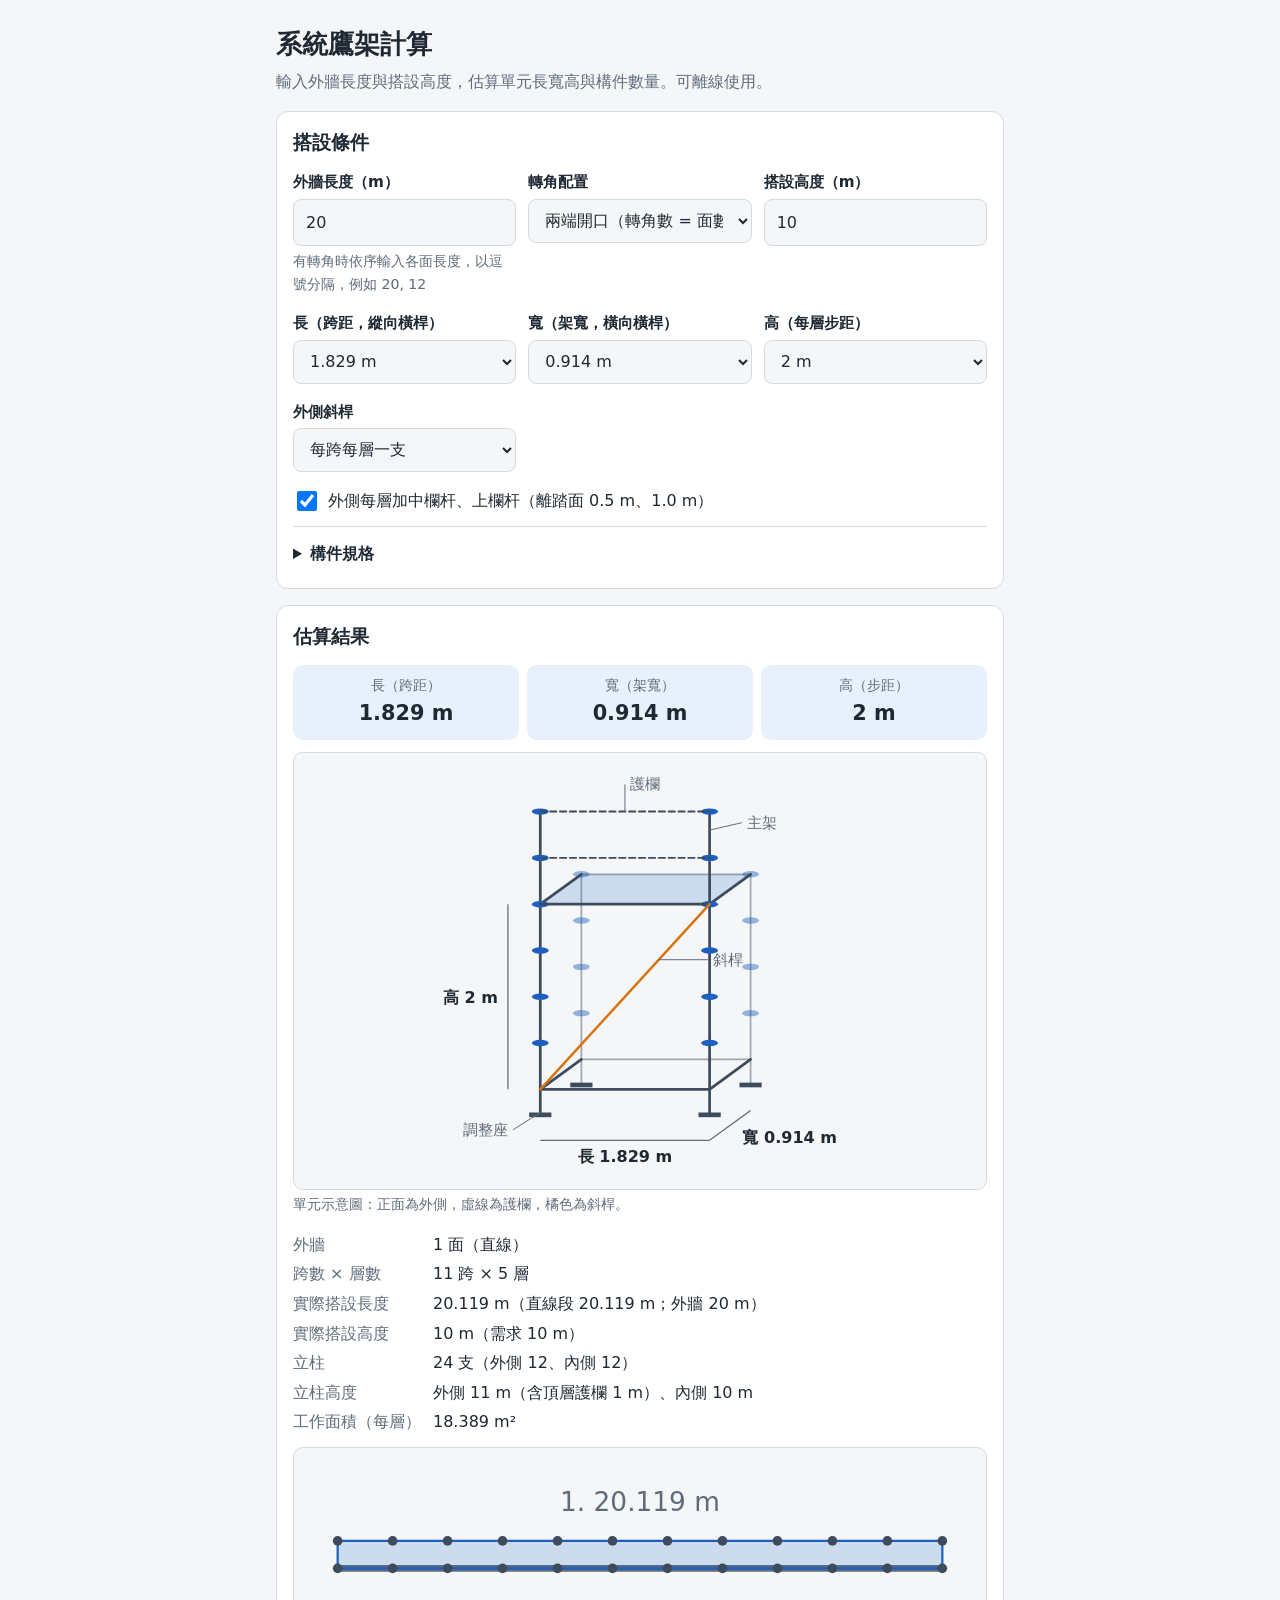
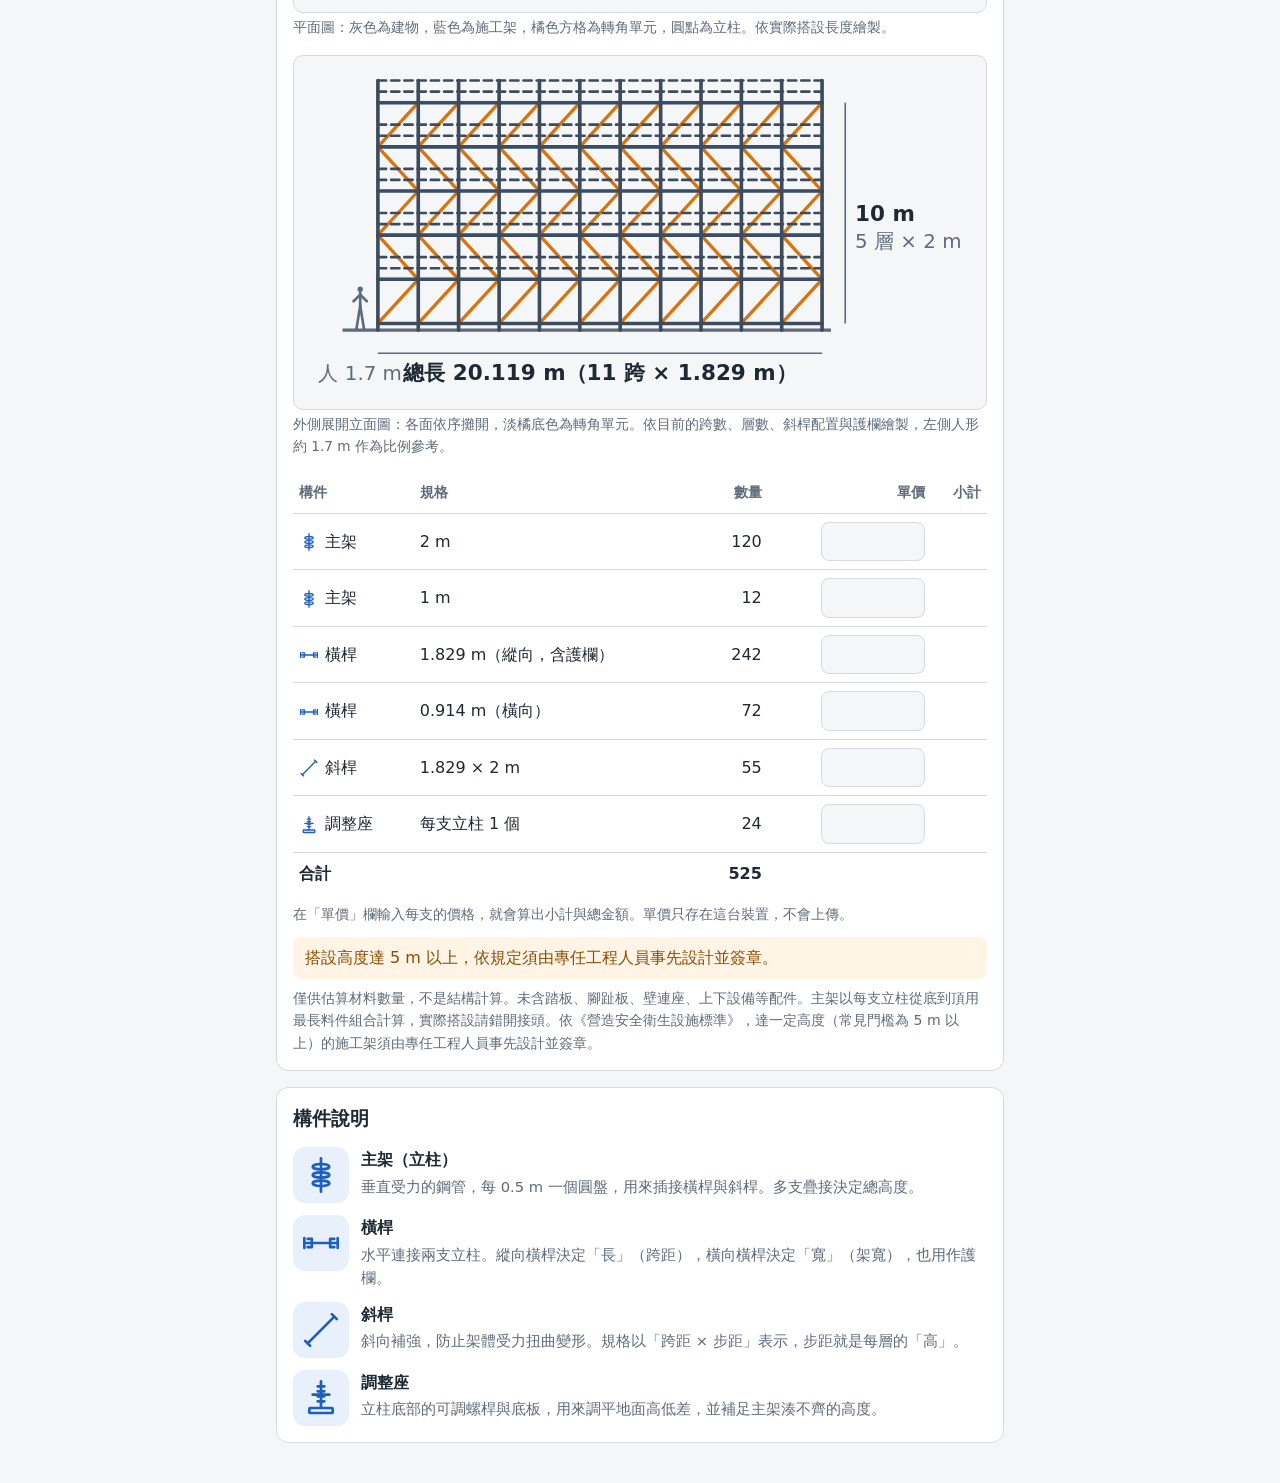
<file: scaffold/index.html>
<!doctype html>
<html lang="zh-Hant">
<head>
  <meta charset="utf-8">
  <meta name="viewport" content="width=device-width, initial-scale=1, viewport-fit=cover">
  <title>系統鷹架計算</title>
  <meta name="description" content="輸入外牆長度與搭設高度，估算系統鷹架單元長寬高與主架、橫桿、斜桿數量。">
  <meta name="theme-color" content="#1d5fbf">
  <link rel="manifest" href="manifest.webmanifest">
  <link rel="icon" href="icons/icon.svg" type="image/svg+xml">
  <link rel="apple-touch-icon" href="icons/icon-192.png">
  <meta name="apple-mobile-web-app-capable" content="yes">
  <meta name="apple-mobile-web-app-title" content="鷹架計算">
  <link rel="stylesheet" href="style.css">
</head>
<body>
  <header class="site-header">
    <h1>系統鷹架計算</h1>
    <p>輸入外牆長度與搭設高度，估算單元長寬高與構件數量。可離線使用。</p>
  </header>

  <main>
    <section class="card" aria-labelledby="input-title">
      <h2 id="input-title">搭設條件</h2>
      <form id="calc-form" novalidate>
        <div class="grid">
          <div class="field">
            <label for="wall">外牆長度（m）</label>
            <input id="wall" name="wall" type="text" inputmode="decimal" value="20" required aria-describedby="wall-hint">
            <small id="wall-hint" class="hint">有轉角時依序輸入各面長度，以逗號分隔，例如 20, 12</small>
          </div>
          <div class="field">
            <label for="layout">轉角配置</label>
            <select id="layout" name="layout">
              <option value="open">兩端開口（轉角數 = 面數 − 1）</option>
              <option value="closed">四周環繞（轉角數 = 面數）</option>
            </select>
          </div>
          <div class="field">
            <label for="height">搭設高度（m）</label>
            <input id="height" name="height" type="number" inputmode="decimal" min="0.5" step="0.01" value="10" required>
          </div>
          <div class="field">
            <label for="span">長（跨距，縱向橫桿）</label>
            <select id="span" name="span"></select>
          </div>
          <div class="field">
            <label for="width">寬（架寬，橫向橫桿）</label>
            <select id="width" name="width"></select>
          </div>
          <div class="field">
            <label for="step">高（每層步距）</label>
            <select id="step" name="step"></select>
          </div>
          <div class="field">
            <label for="brace">外側斜桿</label>
            <select id="brace" name="brace">
              <option value="1">每跨每層一支</option>
              <option value="2">每 2 跨一支</option>
              <option value="3">每 3 跨一支</option>
              <option value="5">每 5 跨一支</option>
            </select>
          </div>
        </div>
        <label class="check"><input type="checkbox" id="guard" name="guard" checked> 外側每層加中欄杆、上欄杆（離踏面 0.5 m、1.0 m）</label>

        <details class="settings">
          <summary>構件規格</summary>
          <div class="field">
            <label for="standards">主架長度（m，以逗號分隔）</label>
            <input id="standards" name="standards" type="text" value="0.5, 1.0, 1.5, 2.0">
          </div>
          <div class="field">
            <label for="ledgers">橫桿長度（m，以逗號分隔）</label>
            <input id="ledgers" name="ledgers" type="text" value="0.45, 0.61, 0.914, 1.219, 1.524, 1.829">
          </div>
          <p class="hint">預設範圍：主架 0.5～2.0 m、橫桿 0.45～1.829 m。中間的橫桿長度是依英制常見尺寸填入，請改成你實際採購的規格。主架長度須為 0.5 m 的倍數（圓盤間距 0.5 m）。</p>
          <button type="button" id="reset-specs" class="link">恢復預設規格</button>
        </details>

        <p id="form-error" class="message error" role="alert" hidden></p>
      </form>
    </section>

    <section class="card" aria-labelledby="result-title">
      <h2 id="result-title">估算結果</h2>
      <div id="unit" class="unit"></div>
      <figure class="figure">
        <div id="unit-drawing" class="drawing-box"></div>
        <figcaption>單元示意圖：正面為外側，虛線為護欄，橘色為斜桿。</figcaption>
      </figure>
      <dl id="summary" class="summary"></dl>
      <figure class="figure">
        <div id="plan-drawing" class="drawing-box"></div>
        <figcaption>平面圖：灰色為建物，藍色為施工架，橘色方格為轉角單元，圓點為立柱。依實際搭設長度繪製。</figcaption>
      </figure>
      <figure class="figure">
        <div id="elevation-drawing" class="drawing-box"></div>
        <figcaption>外側展開立面圖：各面依序攤開，淡橘底色為轉角單元。依目前的跨數、層數、斜桿配置與護欄繪製，左側人形約 1.7 m 作為比例參考。</figcaption>
      </figure>
      <div class="bom-wrap">
      <table class="bom">
        <thead><tr><th scope="col">構件</th><th scope="col">規格</th><th scope="col" class="num">數量</th><th scope="col" class="num">單價</th><th scope="col" class="num">小計</th></tr></thead>
        <tbody id="bom"></tbody>
      </table>
      </div>
      <p id="cost-note" class="hint"></p>
      <ul id="warnings" class="warnings"></ul>
      <p class="hint">僅供估算材料數量，不是結構計算。未含踏板、腳趾板、壁連座、上下設備等配件。主架以每支立柱從底到頂用最長料件組合計算，實際搭設請錯開接頭。依《營造安全衛生設施標準》，達一定高度（常見門檻為 5 m 以上）的施工架須由專任工程人員事先設計並簽章。</p>
    </section>
    <section class="card" aria-labelledby="parts-title">
      <h2 id="parts-title">構件說明</h2>
      <ul class="parts">
        <li><span class="part-icon" data-icon="standard"></span><div><strong>主架（立柱）</strong><p>垂直受力的鋼管，每 0.5 m 一個圓盤，用來插接橫桿與斜桿。多支疊接決定總高度。</p></div></li>
        <li><span class="part-icon" data-icon="ledger"></span><div><strong>橫桿</strong><p>水平連接兩支立柱。縱向橫桿決定「長」（跨距），橫向橫桿決定「寬」（架寬），也用作護欄。</p></div></li>
        <li><span class="part-icon" data-icon="brace"></span><div><strong>斜桿</strong><p>斜向補強，防止架體受力扭曲變形。規格以「跨距 × 步距」表示，步距就是每層的「高」。</p></div></li>
        <li><span class="part-icon" data-icon="jack"></span><div><strong>調整座</strong><p>立柱底部的可調螺桿與底板，用來調平地面高低差，並補足主架湊不齊的高度。</p></div></li>
      </ul>
    </section>
  </main>

  <footer class="site-footer">
    <span id="offline-status"></span>
  </footer>

  <script src="drawings.js"></script>
  <script src="app.js"></script>
</body>
</html>
</file>
<file: scaffold/style.css>
:root {
  --bg: #f4f6f8;
  --card: #ffffff;
  --text: #1f2933;
  --muted: #5f6b7a;
  --border: #d5dbe1;
  --primary: #1d5fbf;
  --accent-bg: #e8f0fb;
  --warn-bg: #fff4e5;
  --warn-text: #8a4b00;
  --err-bg: #fdecea;
  --err-text: #a12622;
}

@media (prefers-color-scheme: dark) {
  :root {
    --bg: #14181d;
    --card: #1e242b;
    --text: #e6e9ed;
    --muted: #9aa5b1;
    --border: #36404a;
    --primary: #5b9cf0;
    --accent-bg: #1c2a3d;
    --warn-bg: #3a2a12;
    --warn-text: #f5c27a;
    --err-bg: #3d1c1a;
    --err-text: #f4a6a0;
  }
}

* { box-sizing: border-box; }

body {
  margin: 0;
  background: var(--bg);
  color: var(--text);
  font-family: system-ui, -apple-system, "Segoe UI", "Noto Sans TC", "PingFang TC", "Microsoft JhengHei", sans-serif;
  line-height: 1.6;
  padding: env(safe-area-inset-top) env(safe-area-inset-right) env(safe-area-inset-bottom) env(safe-area-inset-left);
}

.site-header, main, .site-footer {
  max-width: 760px;
  margin: 0 auto;
  padding: 0 16px;
}

.site-header { padding-top: 24px; }
.site-header h1 { margin: 0 0 4px; font-size: 1.6rem; }
.site-header p { margin: 0 0 16px; color: var(--muted); }

.card {
  background: var(--card);
  border: 1px solid var(--border);
  border-radius: 12px;
  padding: 16px;
  margin-bottom: 16px;
}

.card h2 { margin: 0 0 12px; font-size: 1.2rem; }

.grid {
  display: grid;
  grid-template-columns: repeat(auto-fit, minmax(200px, 1fr));
  gap: 12px;
}

.field { display: flex; flex-direction: column; gap: 4px; margin-bottom: 4px; }
.field label { font-weight: 600; font-size: 0.95rem; }

input[type="number"], input[type="text"], select {
  width: 100%;
  font: inherit;
  color: var(--text);
  background: var(--bg);
  border: 1px solid var(--border);
  border-radius: 8px;
  padding: 10px 12px;
  min-height: 44px;
}

input:focus, select:focus { outline: 2px solid var(--primary); outline-offset: 1px; }

.check { display: flex; gap: 8px; align-items: center; margin: 12px 0 4px; }
.check input { width: 20px; height: 20px; }

.settings { margin-top: 12px; border-top: 1px solid var(--border); padding-top: 8px; }
.settings summary { cursor: pointer; font-weight: 600; padding: 6px 0; }

.hint { color: var(--muted); font-size: 0.88rem; margin: 8px 0 0; }

.link {
  background: none;
  border: none;
  color: var(--primary);
  font: inherit;
  padding: 4px 0;
  cursor: pointer;
  text-decoration: underline;
}

.message { padding: 10px 12px; border-radius: 8px; margin: 12px 0 0; }
.message.error { background: var(--err-bg); color: var(--err-text); }

.unit {
  display: grid;
  grid-template-columns: repeat(3, 1fr);
  gap: 8px;
  margin-bottom: 12px;
}

.unit div {
  background: var(--accent-bg);
  border-radius: 10px;
  padding: 10px;
  text-align: center;
}

.unit span { display: block; color: var(--muted); font-size: 0.85rem; }
.unit strong { font-size: 1.3rem; }

.summary {
  display: grid;
  grid-template-columns: auto 1fr;
  gap: 4px 12px;
  margin: 0 0 12px;
}

.summary dt { color: var(--muted); }
.summary dd { margin: 0; font-variant-numeric: tabular-nums; }

.bom { width: 100%; border-collapse: collapse; font-variant-numeric: tabular-nums; }
.bom th, .bom td { text-align: left; padding: 8px 6px; border-bottom: 1px solid var(--border); }
.bom th { color: var(--muted); font-weight: 600; font-size: 0.9rem; white-space: nowrap; }
.bom .num { text-align: right; }
.bom tr.total td { font-weight: 700; border-bottom: none; }
.bom-wrap { overflow-x: auto; }
.bom input.price { width: 6.5em; min-height: 36px; padding: 6px 8px; text-align: right; }
.bom td.cost { white-space: nowrap; }
@media (max-width: 520px) {
  .bom { font-size: 0.88rem; }
  .bom th, .bom td { padding: 8px 3px; }
  .bom td.name .icon { display: none; }
  .bom input.price { width: 4.6em; padding: 6px 4px; }
}

.warnings { list-style: none; padding: 0; margin: 12px 0 0; }
.warnings li {
  background: var(--warn-bg);
  color: var(--warn-text);
  border-radius: 8px;
  padding: 8px 12px;
  margin-bottom: 6px;
}

.site-footer { color: var(--muted); font-size: 0.85rem; padding-bottom: 24px; }

/* 示意圖與圖示 */
:root { --steel: #3d4b5c; --brace: #d9730d; --deck: rgba(29, 95, 191, 0.18); --rosette: #1d5fbf; }
@media (prefers-color-scheme: dark) {
  :root { --steel: #c3ccd6; --brace: #f0a04b; --deck: rgba(91, 156, 240, 0.25); --rosette: #5b9cf0; }
}

.figure { margin: 0 0 16px; }
.figure figcaption { color: var(--muted); font-size: 0.85rem; margin-top: 4px; }
.drawing-box { background: var(--bg); border: 1px solid var(--border); border-radius: 10px; padding: 8px; }
.drawing { display: block; width: 100%; height: auto; max-height: 420px; overflow: visible; }

.drawing .steel { stroke: var(--steel); stroke-width: 2.2; stroke-linecap: round; }
.drawing .back .steel { stroke-width: 1.4; opacity: 0.45; }
.drawing .rail { stroke-dasharray: 5 3; stroke-width: 1.6; }
.drawing .brace { stroke: var(--brace); stroke-width: 2; stroke-linecap: round; }
.drawing .deck { fill: var(--deck); stroke: none; }
.drawing .rosette { fill: var(--rosette); }
.drawing .back .rosette { opacity: 0.45; }
.drawing .plate { fill: var(--steel); }
.drawing .ground { stroke: var(--muted); stroke-width: 2; }
.drawing .dim { stroke: var(--muted); stroke-width: 1; }
.drawing .leader { stroke: var(--muted); stroke-width: 0.8; }
.drawing .person { stroke: var(--muted); stroke-width: 1.6; fill: none; stroke-linecap: round; }
.drawing .person circle { fill: var(--muted); stroke: none; }
.drawing .label { fill: var(--text); font-size: 13px; font-weight: 600; }
.drawing .tag { fill: var(--muted); font-size: 12px; }

.icon { fill: none; stroke: currentColor; stroke-width: 1.6; stroke-linecap: round; stroke-linejoin: round; vertical-align: middle; flex: none; }
.bom td.name { white-space: nowrap; }
.bom td.name .icon { margin-right: 6px; color: var(--primary); }

.parts { list-style: none; margin: 0; padding: 0; display: grid; gap: 12px; }
.parts li { display: flex; gap: 12px; align-items: flex-start; }
.parts p { margin: 2px 0 0; color: var(--muted); font-size: 0.92rem; }
.part-icon { display: inline-flex; align-items: center; justify-content: center; width: 56px; height: 56px; border-radius: 12px; background: var(--accent-bg); color: var(--primary); flex: none; }

/* 平面圖與轉角 */
.drawing .corner-bg { fill: var(--brace); opacity: 0.28; }
.drawing .plan-band { fill: var(--deck); stroke: var(--primary); stroke-width: 1; }
.drawing .plan-corner { fill: var(--brace); fill-opacity: 0.35; stroke: var(--brace); stroke-width: 1.2; }
.drawing .plan-building { fill: var(--muted); opacity: 0.15; }
.drawing .plan-wall { fill: none; stroke: var(--muted); stroke-width: 3; stroke-linejoin: round; }
.drawing .plan-col { fill: var(--steel); }
.field small.hint { margin: 0; }
</file>
